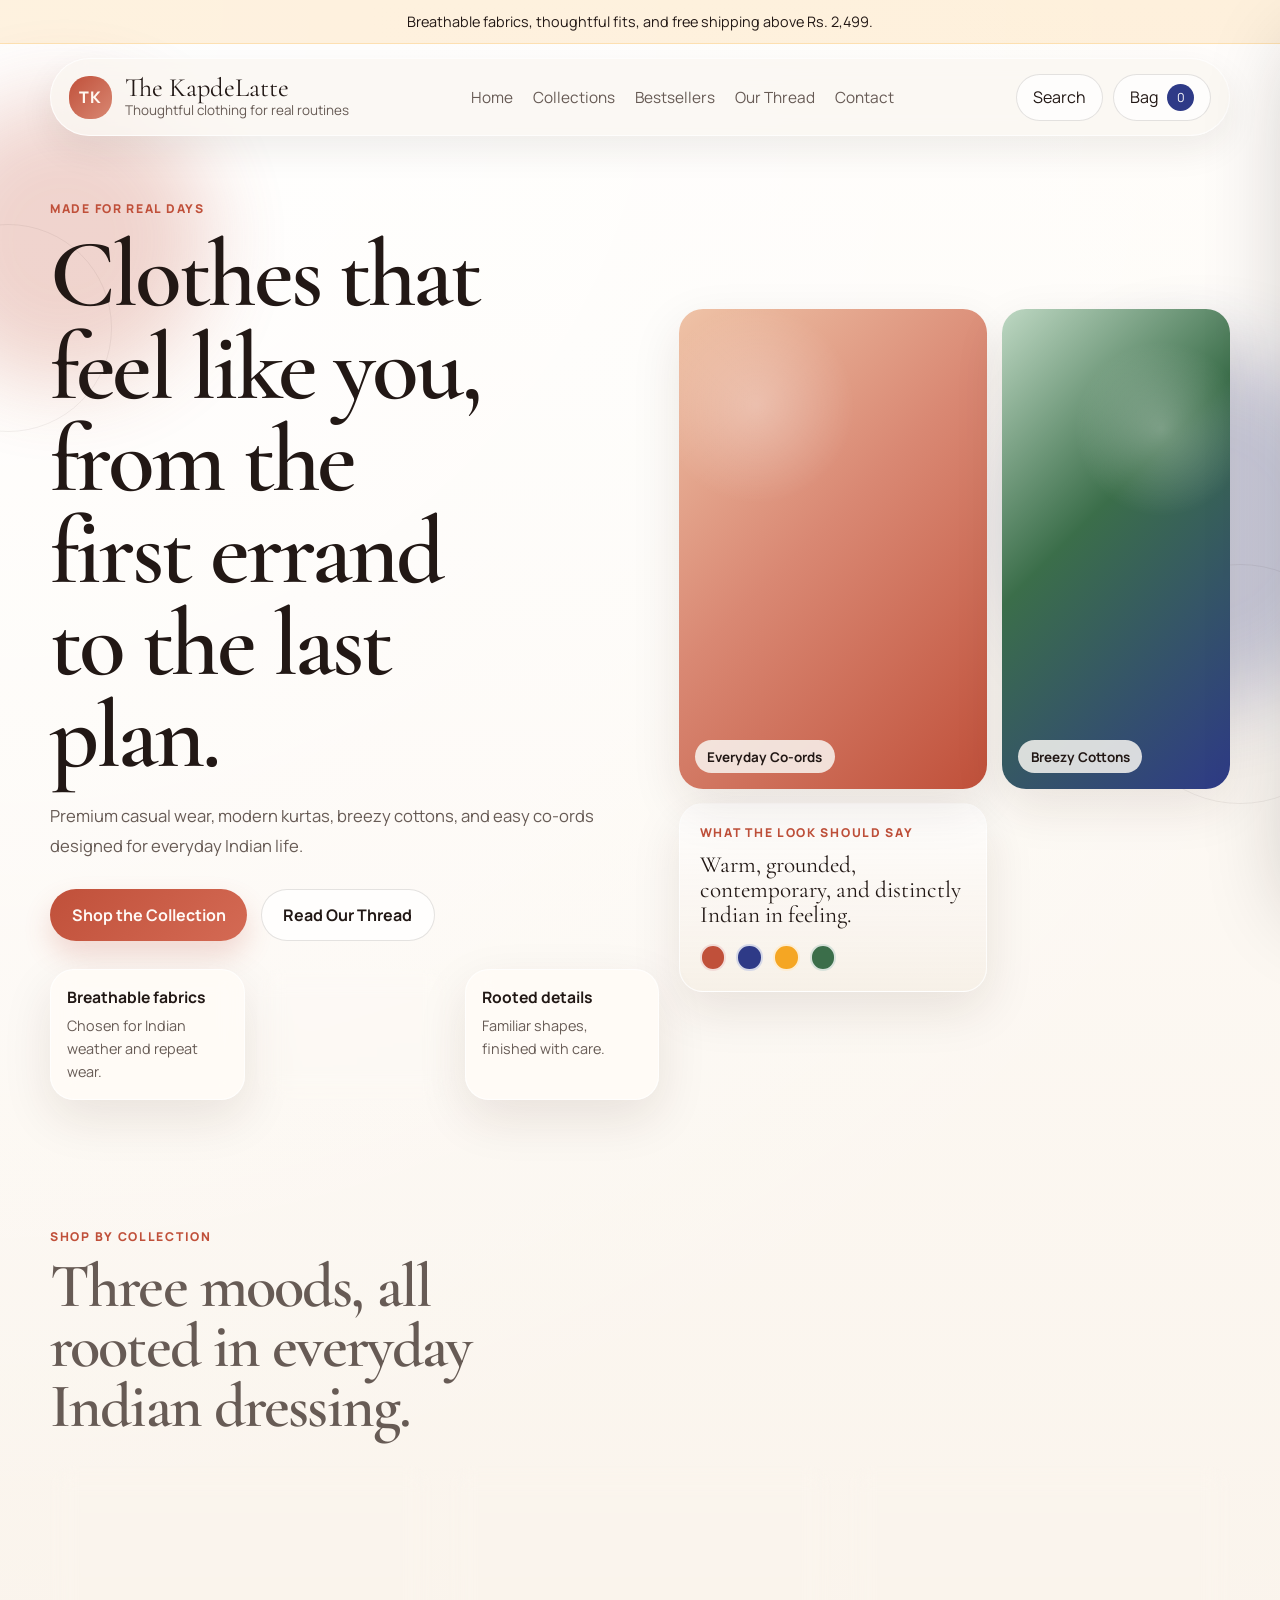
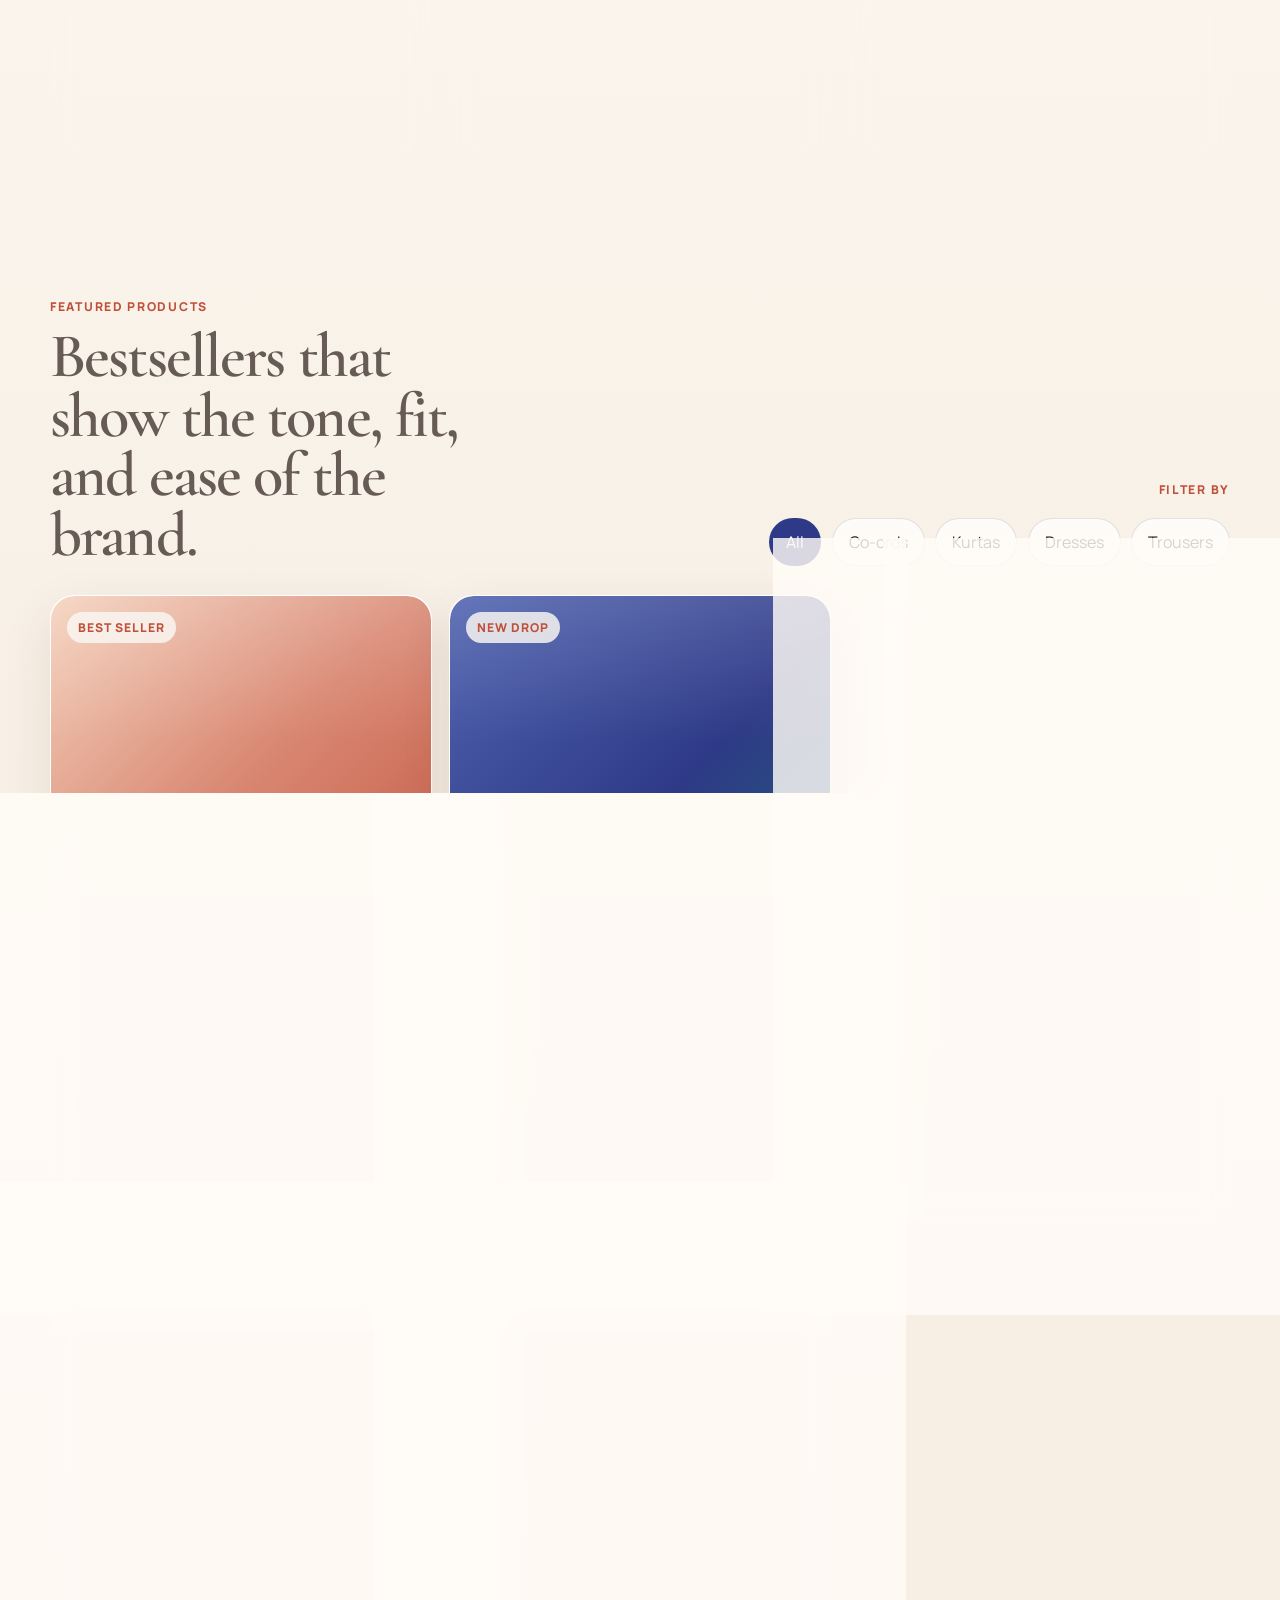
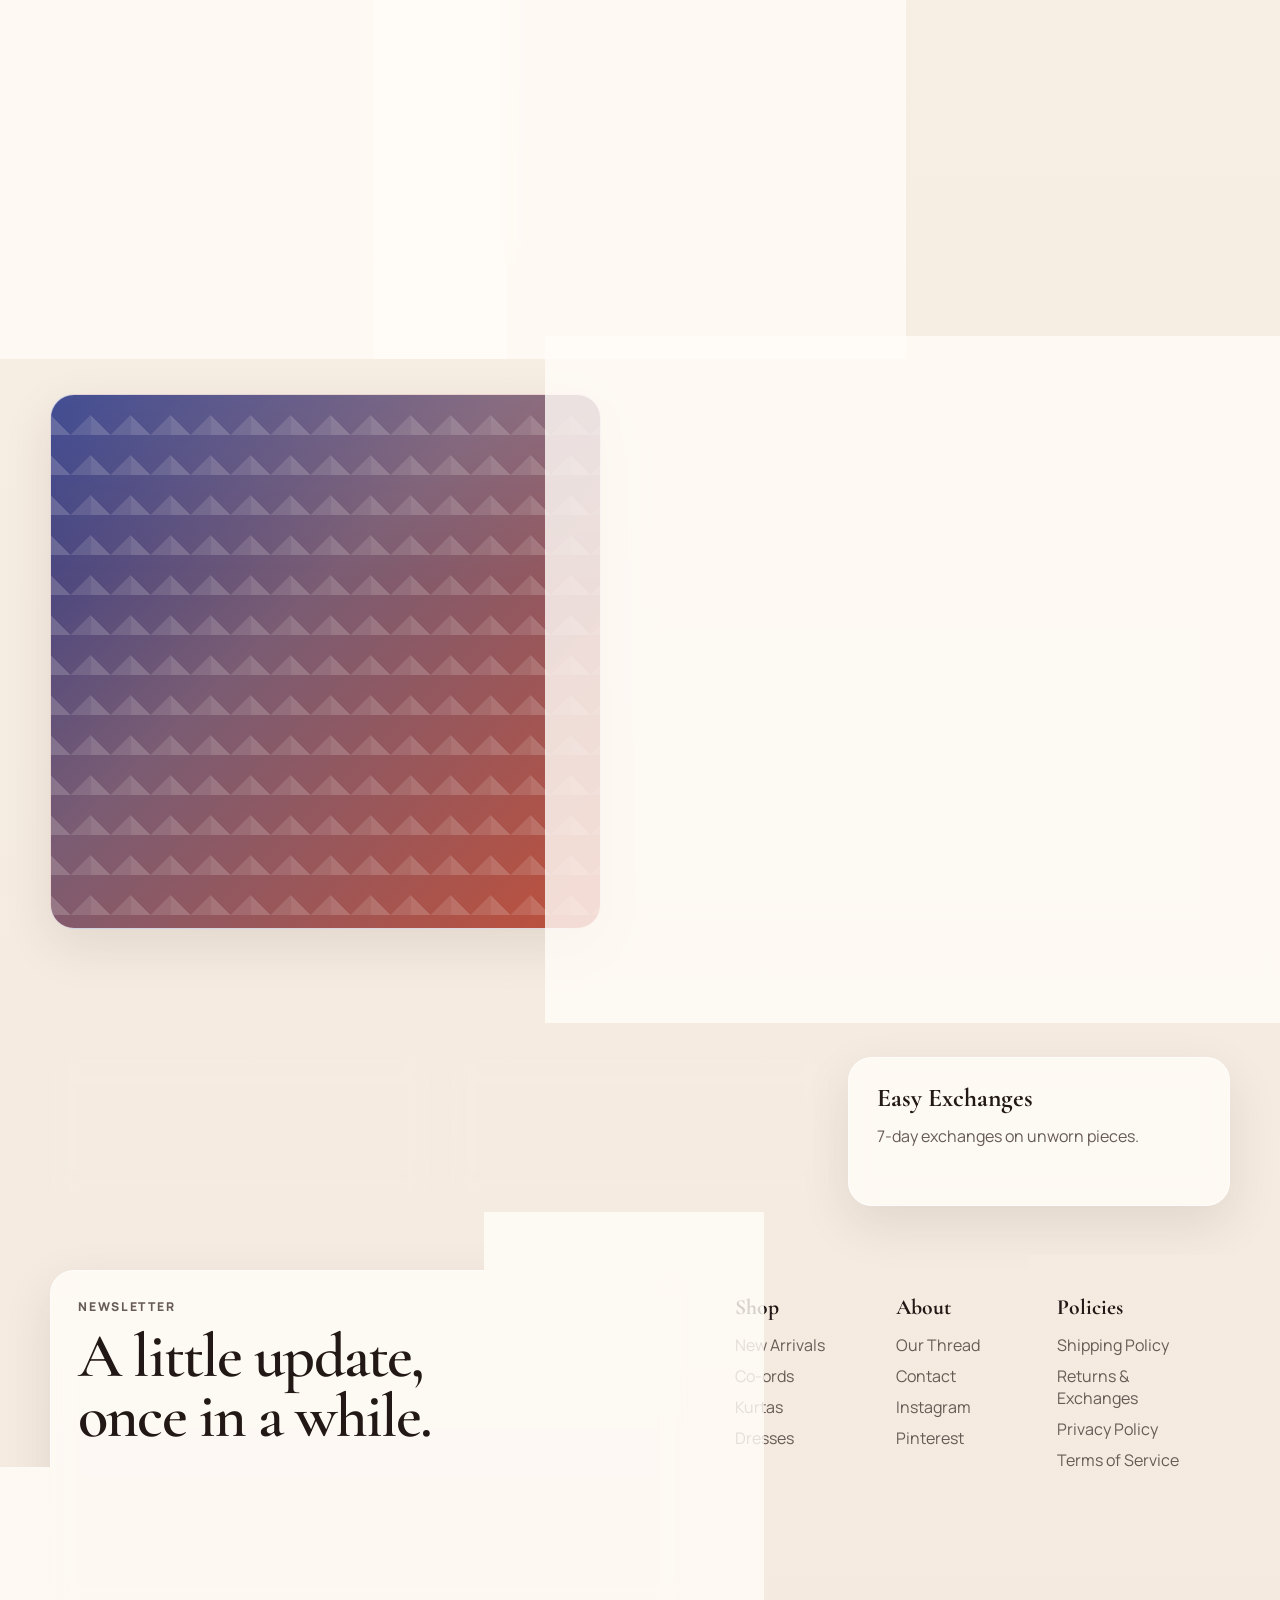
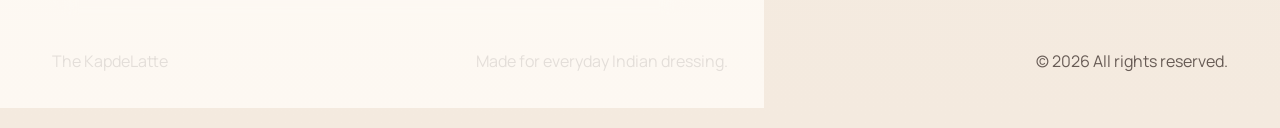
<file: index.html>
<!DOCTYPE html>
<html lang="en">
  <head>
    <meta charset="UTF-8" />
    <meta name="viewport" content="width=device-width, initial-scale=1.0" />
    <meta
      name="description"
      content="Homepage preview for The KapdeLatte, a rooted modern Indian clothing brand."
    />
    <title>The KapdeLatte | Homepage Preview</title>
    <link rel="preconnect" href="https://fonts.googleapis.com" />
    <link rel="preconnect" href="https://fonts.gstatic.com" crossorigin />
    <link
      href="https://fonts.googleapis.com/css2?family=Cormorant+Garamond:wght@500;600;700&family=Manrope:wght@400;500;600;700;800&display=swap"
      rel="stylesheet"
    />
    <link rel="stylesheet" href="styles.css" />
  </head>
  <body class="page-home">
    <div class="wash wash-terracotta"></div>
    <div class="wash wash-indigo"></div>
    <div class="texture texture-left"></div>
    <div class="texture texture-right"></div>

    <div class="announcement-bar">
      <p>Breathable fabrics, thoughtful fits, and free shipping above Rs. 2,499.</p>
    </div>

    <header class="site-header" id="top">
      <a class="brand" href="index.html" aria-label="The KapdeLatte home">
        <span class="brand-mark">TK</span>
        <span class="brand-copy">
          <span class="brand-name">The KapdeLatte</span>
          <span class="brand-tag">Thoughtful clothing for real routines</span>
        </span>
      </a>

      <button
        class="menu-toggle"
        type="button"
        aria-expanded="false"
        aria-controls="site-navigation"
      >
        Menu
      </button>

      <nav class="site-nav" id="site-navigation" aria-label="Main navigation">
        <a href="index.html">Home</a>
        <a href="#collections">Collections</a>
        <a href="#featured">Bestsellers</a>
        <a href="our-thread.html">Our Thread</a>
        <a href="#footer">Contact</a>
      </nav>

      <div class="header-actions">
        <button class="icon-button search-toggle" type="button">Search</button>
        <button
          class="cart-toggle"
          type="button"
          aria-expanded="false"
          aria-controls="cart-panel"
        >
          Bag
          <span class="cart-count" data-cart-count>0</span>
        </button>
      </div>
    </header>

    <main>
      <section class="section hero reveal">
        <div class="hero-copy">
          <p class="eyebrow">Made for real days</p>
          <h1>Clothes that feel like you, from the first errand to the last plan.</h1>
          <p class="hero-text">
            Premium casual wear, modern kurtas, breezy cottons, and easy co-ords
            designed for everyday Indian life.
          </p>

          <div class="hero-actions">
            <a class="button button-primary" href="#featured">Shop the Collection</a>
            <a class="button button-secondary" href="our-thread.html">Read Our Thread</a>
          </div>

          <div class="hero-points" aria-label="Brand points">
            <article class="mini-card">
              <strong>Breathable fabrics</strong>
              <span>Chosen for Indian weather and repeat wear.</span>
            </article>
            <article class="mini-card">
              <strong>Relaxed silhouettes</strong>
              <span>Easy fits that still feel polished.</span>
            </article>
            <article class="mini-card">
              <strong>Rooted details</strong>
              <span>Familiar shapes, finished with care.</span>
            </article>
          </div>
        </div>

        <div class="hero-visual" aria-hidden="true">
          <div class="hero-photo hero-photo-main">
            <span>Everyday Co-ords</span>
          </div>
          <div class="hero-photo hero-photo-side">
            <span>Breezy Cottons</span>
          </div>
          <div class="hero-panel">
            <p class="note-label">What the look should say</p>
            <p class="note-title">Warm, grounded, contemporary, and distinctly Indian in feeling.</p>
            <div class="swatches">
              <span style="--swatch: #c0503a"></span>
              <span style="--swatch: #2e3a87"></span>
              <span style="--swatch: #f5a623"></span>
              <span style="--swatch: #3b6e4a"></span>
            </div>
          </div>
        </div>
      </section>

      <section class="section reveal" id="collections">
        <div class="section-heading">
          <p class="eyebrow">Shop by collection</p>
          <h2>Three moods, all rooted in everyday Indian dressing.</h2>
        </div>

        <div class="collection-grid">
          <article class="collection-card collection-card-terracotta">
            <p class="collection-kicker">The Everyday Co-ords</p>
            <h3>Matching sets that take the guesswork out of getting dressed.</h3>
            <p>Relaxed fits, soft structure, and colours that work from weekday to weekend.</p>
            <a href="#featured">Shop Co-ords</a>
          </article>

          <article class="collection-card collection-card-marigold">
            <p class="collection-kicker">Festive Lights</p>
            <h3>Easy occasion pieces with a little glow and a lot of comfort.</h3>
            <p>Modern kurtas, textured layers, and polished silhouettes that never feel stiff.</p>
            <a href="#featured">Shop Occasionwear</a>
          </article>

          <article class="collection-card collection-card-indigo">
            <p class="collection-kicker">Breezy Cottons</p>
            <h3>Soft, breathable staples made for warm days and repeat wear.</h3>
            <p>Cotton dresses, airy shirts, and easy trousers that move with real life.</p>
            <a href="#featured">Shop Cottons</a>
          </article>
        </div>
      </section>

      <section class="section reveal" id="featured">
        <div class="section-heading section-heading-row">
          <div>
            <p class="eyebrow">Featured products</p>
            <h2>Bestsellers that show the tone, fit, and ease of the brand.</h2>
          </div>

          <div class="filters-wrap">
            <span class="filter-label">Filter by</span>
            <div class="filter-group" role="toolbar" aria-label="Featured product filters">
              <button class="filter-chip is-active" type="button" data-filter="all">All</button>
              <button class="filter-chip" type="button" data-filter="coords">Co-ords</button>
              <button class="filter-chip" type="button" data-filter="kurtas">Kurtas</button>
              <button class="filter-chip" type="button" data-filter="dresses">Dresses</button>
              <button class="filter-chip" type="button" data-filter="trousers">Trousers</button>
            </div>
          </div>
        </div>

        <div class="product-grid" data-product-grid>
          <article class="product-card reveal" data-category="coords">
            <div class="product-media">
              <div class="product-image product-image-front product-image-mitti-front"></div>
              <div class="product-image product-image-back product-image-mitti-back"></div>
              <span class="product-badge">Best Seller</span>
            </div>
            <div class="product-meta">
              <h3>Mitti Co-ord Set</h3>
              <p class="product-copy">A breathable cotton set with clean lines, a soft drape, and an easy weekday rhythm.</p>
              <div class="product-row">
                <span class="price">Rs. 2,890</span>
                <button class="button button-dark add-to-cart" type="button" data-product="Mitti Co-ord Set" data-price="2890">Add to Cart</button>
              </div>
            </div>
          </article>

          <article class="product-card reveal" data-category="kurtas">
            <div class="product-media">
              <div class="product-image product-image-front product-image-neel-front"></div>
              <div class="product-image product-image-back product-image-neel-back"></div>
              <span class="product-badge">New Drop</span>
            </div>
            <div class="product-meta">
              <h3>Neel Everyday Kurta</h3>
              <p class="product-copy">A modern kurta in deep indigo with a relaxed fit that still feels put together.</p>
              <div class="product-row">
                <span class="price">Rs. 2,250</span>
                <button class="button button-dark add-to-cart" type="button" data-product="Neel Everyday Kurta" data-price="2250">Add to Cart</button>
              </div>
            </div>
          </article>

          <article class="product-card reveal" data-category="trousers">
            <div class="product-media">
              <div class="product-image product-image-front product-image-aangan-front"></div>
              <div class="product-image product-image-back product-image-aangan-back"></div>
              <span class="product-badge">Easy Pairing</span>
            </div>
            <div class="product-meta">
              <h3>Aangan Relaxed Trousers</h3>
              <p class="product-copy">Softly tailored trousers that sit easy at the waist and work with shirts, kurtas, or knits.</p>
              <div class="product-row">
                <span class="price">Rs. 1,890</span>
                <button class="button button-dark add-to-cart" type="button" data-product="Aangan Relaxed Trousers" data-price="1890">Add to Cart</button>
              </div>
            </div>
          </article>

          <article class="product-card reveal" data-category="dresses">
            <div class="product-media">
              <div class="product-image product-image-front product-image-gulmohar-front"></div>
              <div class="product-image product-image-back product-image-gulmohar-back"></div>
              <span class="product-badge">Light Occasion</span>
            </div>
            <div class="product-meta">
              <h3>Gulmohar Tiered Dress</h3>
              <p class="product-copy">Flowing cotton volume, a flattering neckline, and movement that feels effortless in daylight.</p>
              <div class="product-row">
                <span class="price">Rs. 3,290</span>
                <button class="button button-dark add-to-cart" type="button" data-product="Gulmohar Tiered Dress" data-price="3290">Add to Cart</button>
              </div>
            </div>
          </article>

          <article class="product-card reveal" data-category="kurtas">
            <div class="product-media">
              <div class="product-image product-image-front product-image-saanjh-front"></div>
              <div class="product-image product-image-back product-image-saanjh-back"></div>
              <span class="product-badge">Layering Pick</span>
            </div>
            <div class="product-meta">
              <h3>Saanjh Overlay Jacket</h3>
              <p class="product-copy">A versatile outer layer for festive dinners, work events, and in-between weather.</p>
              <div class="product-row">
                <span class="price">Rs. 2,990</span>
                <button class="button button-dark add-to-cart" type="button" data-product="Saanjh Overlay Jacket" data-price="2990">Add to Cart</button>
              </div>
            </div>
          </article>
        </div>
      </section>

      <section class="section brand-story-banner reveal">
        <div class="story-visual">
          <div class="story-pattern"></div>
        </div>
        <div class="story-copy">
          <p class="eyebrow">What The KapdeLatte stands for</p>
          <h2>Everyday clothes deserve the same love as occasionwear.</h2>
          <p>
            The pieces you wear most should feel the most considered. Easy silhouettes,
            breathable fabrics, and details that feel familiar without feeling ordinary.
          </p>
          <a class="button button-primary" href="our-thread.html">Know Our Story</a>
        </div>
      </section>

      <section class="section trust-section reveal">
        <div class="trust-grid">
          <article class="trust-card">
            <h3>Breathable Fabrics</h3>
            <p>Cotton-rich, easy textures chosen for Indian weather.</p>
          </article>
          <article class="trust-card">
            <h3>Free Shipping</h3>
            <p>Free shipping on orders above Rs. 2,499.</p>
          </article>
          <article class="trust-card">
            <h3>Easy Exchanges</h3>
            <p>7-day exchanges on unworn pieces.</p>
          </article>
        </div>
      </section>
    </main>

    <aside class="cart-panel" id="cart-panel" aria-hidden="true">
      <div class="cart-panel-header">
        <div>
          <p class="eyebrow">Your bag</p>
          <h2>Saved pieces</h2>
        </div>
        <button class="cart-close" type="button" aria-label="Close bag">Close</button>
      </div>

      <div class="cart-items" data-cart-items>
        <p class="cart-empty">Your bag is empty. Add a few favorites to see them here.</p>
      </div>

      <div class="cart-footer">
        <div class="cart-total-row">
          <span>Estimated total</span>
          <strong data-cart-total>Rs. 0</strong>
        </div>
        <button class="button button-primary button-block" type="button">Proceed to checkout</button>
      </div>
    </aside>

    <div class="page-overlay" data-overlay hidden></div>

    <footer class="site-footer" id="footer">
      <div class="footer-newsletter">
        <p class="eyebrow">Newsletter</p>
        <h2>A little update, once in a while.</h2>
        <p>New drops, restocks, and styling notes. Nothing noisy.</p>
        <form class="subscribe-form">
          <div class="subscribe-row">
            <input
              id="email"
              name="email"
              type="email"
              placeholder="Enter your email"
              autocomplete="email"
            />
            <button class="button button-primary" type="submit">Join Us</button>
          </div>
          <p class="form-note" data-form-message>We write the way we dress: thoughtfully.</p>
        </form>
      </div>

      <div class="footer-links">
        <div>
          <h3>Shop</h3>
          <a href="#featured">New Arrivals</a>
          <a href="#collections">Co-ords</a>
          <a href="#featured">Kurtas</a>
          <a href="#featured">Dresses</a>
        </div>
        <div>
          <h3>About</h3>
          <a href="our-thread.html">Our Thread</a>
          <a href="#footer">Contact</a>
          <a href="#footer">Instagram</a>
          <a href="#footer">Pinterest</a>
        </div>
        <div>
          <h3>Policies</h3>
          <a href="#footer">Shipping Policy</a>
          <a href="#footer">Returns & Exchanges</a>
          <a href="#footer">Privacy Policy</a>
          <a href="#footer">Terms of Service</a>
        </div>
      </div>

      <div class="footer-bottom">
        <p>The KapdeLatte</p>
        <p>Made for everyday Indian dressing.</p>
        <p>&copy; <span data-year></span> All rights reserved.</p>
      </div>
    </footer>

    <script src="script.js"></script>
  </body>
</html>
</file>
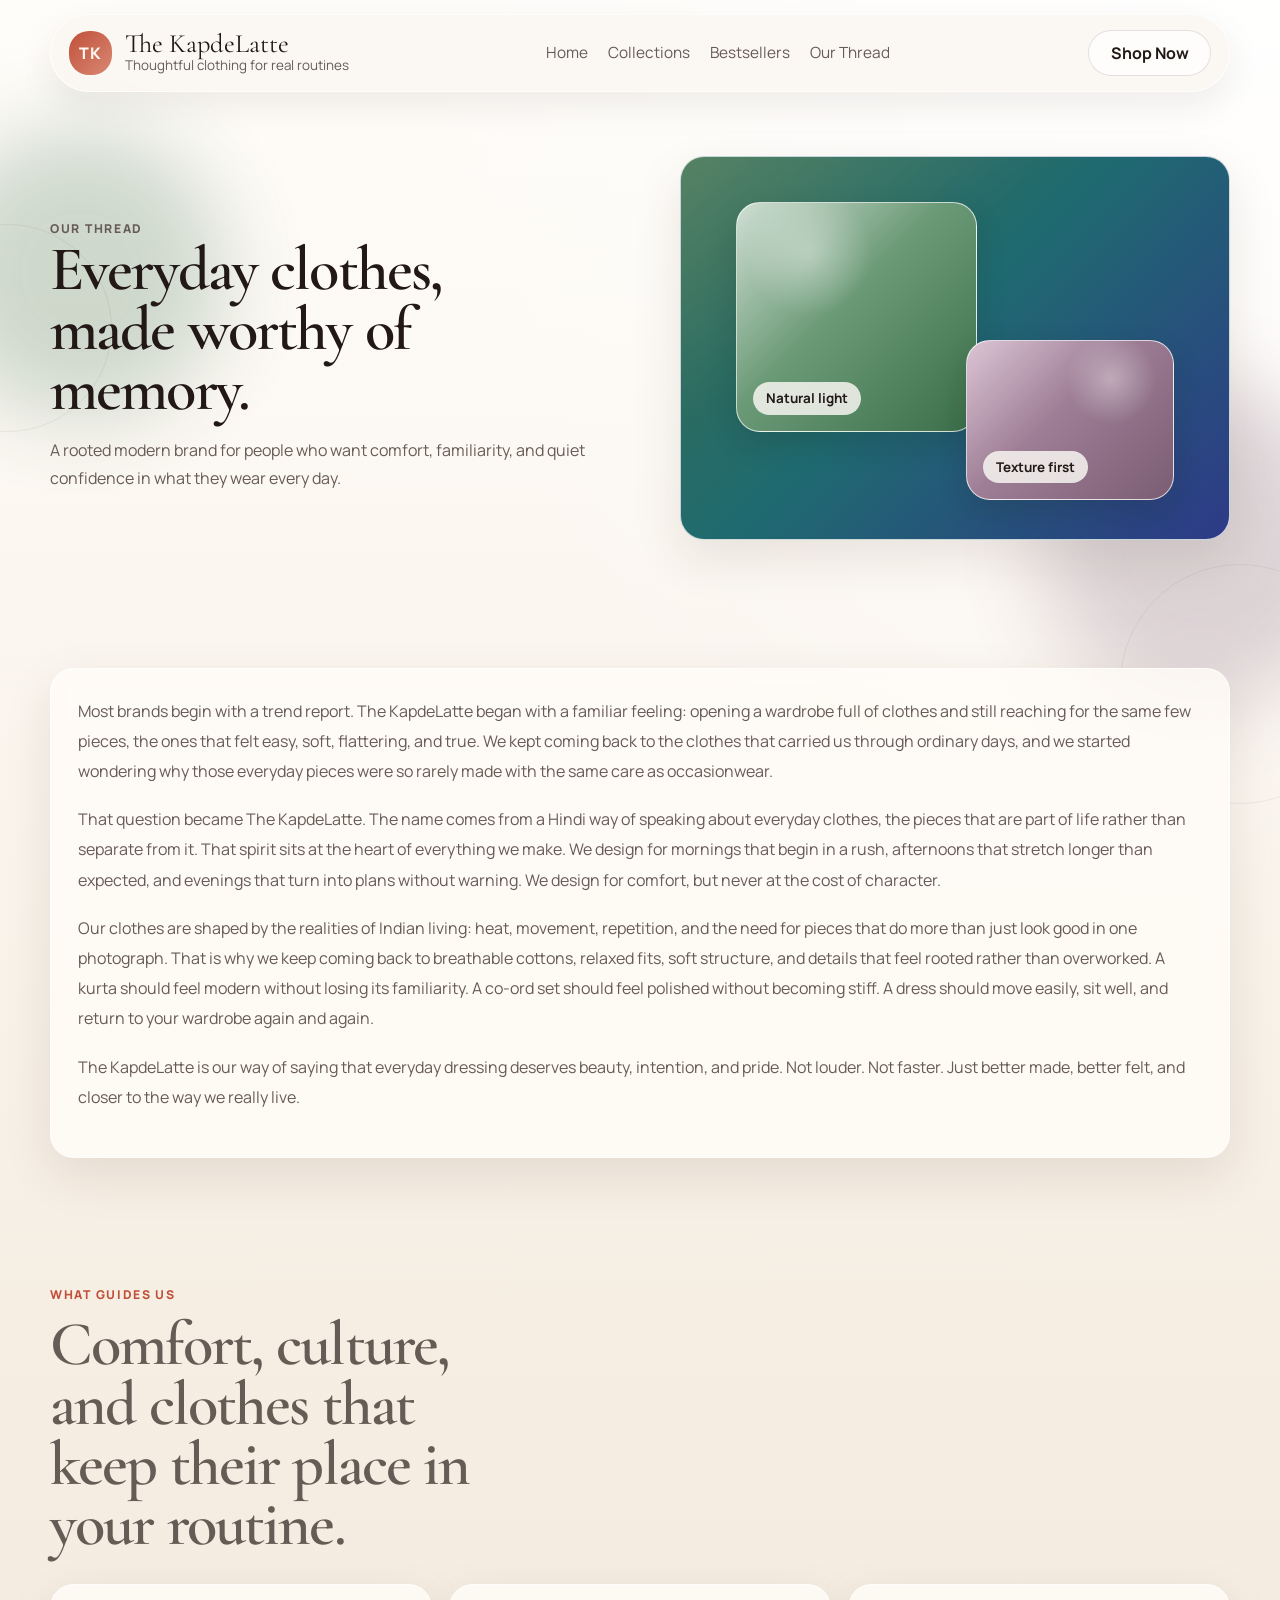
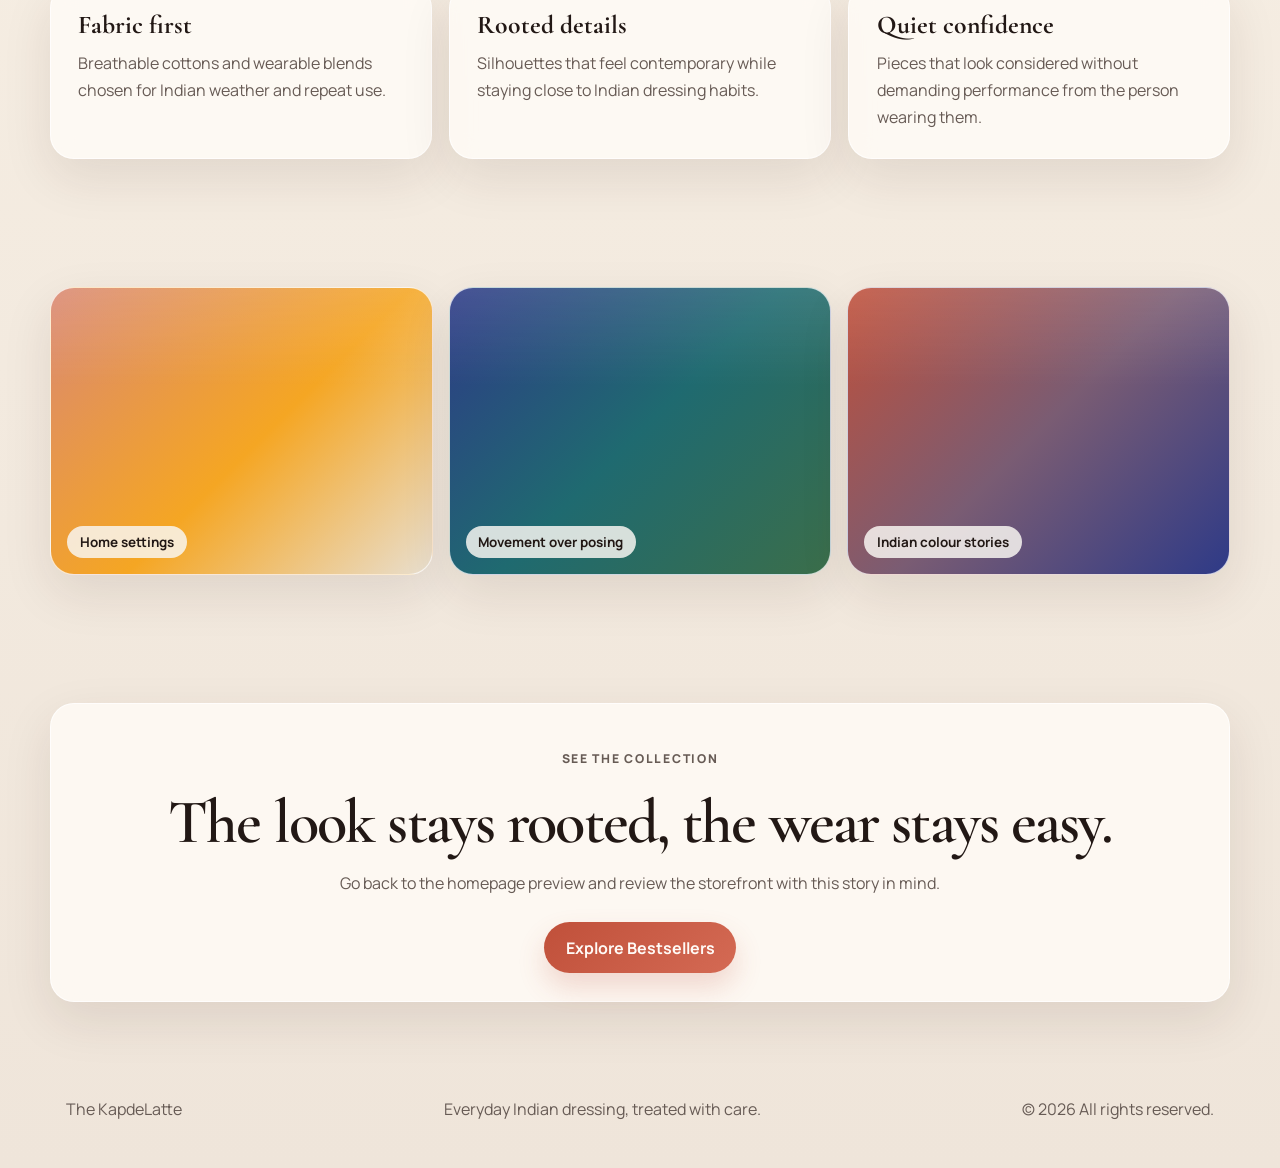
<file: our-thread.html>
<!DOCTYPE html>
<html lang="en">
  <head>
    <meta charset="UTF-8" />
    <meta name="viewport" content="width=device-width, initial-scale=1.0" />
    <meta
      name="description"
      content="About page preview for The KapdeLatte and the story behind the brand."
    />
    <title>The KapdeLatte | Our Thread</title>
    <link rel="preconnect" href="https://fonts.googleapis.com" />
    <link rel="preconnect" href="https://fonts.gstatic.com" crossorigin />
    <link
      href="https://fonts.googleapis.com/css2?family=Cormorant+Garamond:wght@500;600;700&family=Manrope:wght@400;500;600;700;800&display=swap"
      rel="stylesheet"
    />
    <link rel="stylesheet" href="styles.css" />
  </head>
  <body class="page-about">
    <div class="wash wash-forest"></div>
    <div class="wash wash-plum"></div>
    <div class="texture texture-left"></div>
    <div class="texture texture-right"></div>

    <header class="site-header site-header-inner">
      <a class="brand" href="index.html" aria-label="The KapdeLatte home">
        <span class="brand-mark">TK</span>
        <span class="brand-copy">
          <span class="brand-name">The KapdeLatte</span>
          <span class="brand-tag">Thoughtful clothing for real routines</span>
        </span>
      </a>

      <button
        class="menu-toggle"
        type="button"
        aria-expanded="false"
        aria-controls="site-navigation"
      >
        Menu
      </button>

      <nav class="site-nav" id="site-navigation" aria-label="Main navigation">
        <a href="index.html">Home</a>
        <a href="index.html#collections">Collections</a>
        <a href="index.html#featured">Bestsellers</a>
        <a href="our-thread.html">Our Thread</a>
      </nav>

      <div class="header-actions">
        <a class="button button-secondary button-compact" href="index.html#featured">Shop Now</a>
      </div>
    </header>

    <main>
      <section class="section page-hero reveal">
        <div class="page-hero-copy">
          <p class="eyebrow">Our Thread</p>
          <h1>Everyday clothes, made worthy of memory.</h1>
          <p>
            A rooted modern brand for people who want comfort, familiarity, and
            quiet confidence in what they wear every day.
          </p>
        </div>
        <div class="page-hero-visual">
          <div class="thread-frame">
            <span>Natural light</span>
          </div>
          <div class="thread-frame thread-frame-alt">
            <span>Texture first</span>
          </div>
        </div>
      </section>

      <section class="section story-page reveal">
        <article class="story-page-card">
          <p>
            Most brands begin with a trend report. The KapdeLatte began with a
            familiar feeling: opening a wardrobe full of clothes and still
            reaching for the same few pieces, the ones that felt easy, soft,
            flattering, and true. We kept coming back to the clothes that
            carried us through ordinary days, and we started wondering why those
            everyday pieces were so rarely made with the same care as
            occasionwear.
          </p>
          <p>
            That question became The KapdeLatte. The name comes from a Hindi way
            of speaking about everyday clothes, the pieces that are part of life
            rather than separate from it. That spirit sits at the heart of
            everything we make. We design for mornings that begin in a rush,
            afternoons that stretch longer than expected, and evenings that turn
            into plans without warning. We design for comfort, but never at the
            cost of character.
          </p>
          <p>
            Our clothes are shaped by the realities of Indian living: heat,
            movement, repetition, and the need for pieces that do more than just
            look good in one photograph. That is why we keep coming back to
            breathable cottons, relaxed fits, soft structure, and details that
            feel rooted rather than overworked. A kurta should feel modern
            without losing its familiarity. A co-ord set should feel polished
            without becoming stiff. A dress should move easily, sit well, and
            return to your wardrobe again and again.
          </p>
          <p>
            The KapdeLatte is our way of saying that everyday dressing deserves
            beauty, intention, and pride. Not louder. Not faster. Just better
            made, better felt, and closer to the way we really live.
          </p>
        </article>
      </section>

      <section class="section values-section reveal">
        <div class="section-heading">
          <p class="eyebrow">What guides us</p>
          <h2>Comfort, culture, and clothes that keep their place in your routine.</h2>
        </div>

        <div class="values-grid">
          <article class="value-card">
            <h3>Fabric first</h3>
            <p>Breathable cottons and wearable blends chosen for Indian weather and repeat use.</p>
          </article>
          <article class="value-card">
            <h3>Rooted details</h3>
            <p>Silhouettes that feel contemporary while staying close to Indian dressing habits.</p>
          </article>
          <article class="value-card">
            <h3>Quiet confidence</h3>
            <p>Pieces that look considered without demanding performance from the person wearing them.</p>
          </article>
        </div>
      </section>

      <section class="section image-band reveal">
        <div class="image-band-grid">
          <div class="image-band-card image-band-card-one"><span>Home settings</span></div>
          <div class="image-band-card image-band-card-two"><span>Movement over posing</span></div>
          <div class="image-band-card image-band-card-three"><span>Indian colour stories</span></div>
        </div>
      </section>

      <section class="section cta-banner reveal">
        <div class="cta-banner-card">
          <p class="eyebrow">See the collection</p>
          <h2>The look stays rooted, the wear stays easy.</h2>
          <p>Go back to the homepage preview and review the storefront with this story in mind.</p>
          <a class="button button-primary" href="index.html#featured">Explore Bestsellers</a>
        </div>
      </section>
    </main>

    <footer class="site-footer site-footer-inner">
      <div class="footer-bottom footer-bottom-single">
        <p>The KapdeLatte</p>
        <p>Everyday Indian dressing, treated with care.</p>
        <p>&copy; <span data-year></span> All rights reserved.</p>
      </div>
    </footer>

    <script src="script.js"></script>
  </body>
</html>
</file>
<file: styles.css>
:root {
  --terracotta: #c0503a;
  --indigo: #2e3a87;
  --marigold: #f5a623;
  --forest: #3b6e4a;
  --offwhite: #faf7f2;
  --sand: #e8dfd0;
  --teal: #1f6a70;
  --clay: #d98873;
  --plum: #7a5c73;
  --text: #221815;
  --muted: #675b55;
  --line: rgba(34, 24, 21, 0.12);
  --panel: rgba(255, 252, 247, 0.82);
  --panel-strong: #fffaf4;
  --shadow: 0 18px 50px rgba(56, 32, 20, 0.1);
  --radius-xl: 34px;
  --radius-lg: 24px;
  --radius-md: 18px;
  --radius-pill: 999px;
  --transition: 220ms ease;
  --max-width: 1180px;
  --font-display: "Cormorant Garamond", Georgia, serif;
  --font-body: "Manrope", "Segoe UI", sans-serif;
}

*,
*::before,
*::after {
  box-sizing: border-box;
}

html {
  scroll-behavior: smooth;
}

body {
  margin: 0;
  min-height: 100vh;
  font-family: var(--font-body);
  color: var(--text);
  background:
    radial-gradient(circle at top left, rgba(255, 255, 255, 0.88), transparent 30%),
    linear-gradient(180deg, #fffdfa 0%, #f8f0e6 48%, #f4eadf 100%);
  overflow-x: hidden;
}

body.page-about {
  background:
    radial-gradient(circle at top right, rgba(255, 255, 255, 0.88), transparent 30%),
    linear-gradient(180deg, #fffdfa 0%, #f6eee3 48%, #efe5da 100%);
}

a {
  color: inherit;
  text-decoration: none;
}

img {
  display: block;
  max-width: 100%;
}

button,
input {
  font: inherit;
}

button {
  cursor: pointer;
}

.wash,
.texture {
  position: fixed;
  pointer-events: none;
  z-index: -1;
}

.wash {
  border-radius: 50%;
  filter: blur(42px);
  opacity: 0.24;
}

.wash-terracotta {
  top: 6rem;
  left: -5rem;
  width: 18rem;
  height: 18rem;
  background: var(--terracotta);
}

.wash-indigo {
  top: 22rem;
  right: -6rem;
  width: 22rem;
  height: 22rem;
  background: var(--indigo);
}

.wash-forest {
  top: 8rem;
  left: -4rem;
  width: 18rem;
  height: 18rem;
  background: var(--forest);
}

.wash-plum {
  right: -5rem;
  top: 24rem;
  width: 20rem;
  height: 20rem;
  background: var(--plum);
}

.texture {
  border-radius: 50%;
  border: 1px solid rgba(34, 24, 21, 0.06);
}

.texture-left {
  top: 14rem;
  left: -6rem;
  width: 13rem;
  height: 13rem;
}

.texture-right {
  right: -5rem;
  bottom: 6rem;
  width: 15rem;
  height: 15rem;
}

.announcement-bar {
  padding: 0.75rem 1rem;
  background: rgba(245, 166, 35, 0.14);
  border-bottom: 1px solid rgba(245, 166, 35, 0.24);
  text-align: center;
}

.announcement-bar p {
  margin: 0;
  font-size: 0.9rem;
  color: var(--text);
}

.site-header,
.section,
.site-footer {
  width: min(calc(100% - 2rem), var(--max-width));
  margin: 0 auto;
}

.site-header {
  position: sticky;
  top: 0.75rem;
  z-index: 40;
  display: flex;
  align-items: center;
  gap: 1rem;
  margin-top: 0.9rem;
  padding: 0.9rem 1.1rem;
  background: rgba(250, 247, 242, 0.8);
  border: 1px solid rgba(255, 255, 255, 0.74);
  border-radius: var(--radius-pill);
  backdrop-filter: blur(16px);
  box-shadow: 0 14px 34px rgba(52, 33, 23, 0.08);
}

.brand {
  display: inline-flex;
  align-items: center;
  gap: 0.8rem;
  min-width: 0;
}

.brand-mark {
  display: grid;
  place-items: center;
  width: 2.7rem;
  height: 2.7rem;
  border-radius: 20px;
  background: linear-gradient(135deg, var(--terracotta) 0%, var(--clay) 100%);
  color: #fff7f0;
  font-weight: 800;
  letter-spacing: 0.05em;
}

.brand-copy {
  display: flex;
  flex-direction: column;
  min-width: 0;
}

.brand-name {
  font-family: var(--font-display);
  font-size: 1.65rem;
  line-height: 0.92;
}

.brand-tag {
  color: var(--muted);
  font-size: 0.84rem;
  white-space: nowrap;
  overflow: hidden;
  text-overflow: ellipsis;
}

.site-nav {
  display: flex;
  align-items: center;
  justify-content: center;
  gap: 1.25rem;
  flex: 1 1 auto;
  color: var(--muted);
}

.site-nav a {
  font-size: 0.96rem;
}

.site-nav a:hover,
.site-nav a:focus-visible {
  color: var(--text);
}

.header-actions {
  display: flex;
  align-items: center;
  gap: 0.65rem;
  margin-left: auto;
}

.icon-button,
.cart-toggle,
.menu-toggle,
.cart-close,
.filter-chip {
  border: 1px solid var(--line);
  border-radius: var(--radius-pill);
  background: rgba(255, 255, 255, 0.72);
  color: var(--text);
  transition:
    transform var(--transition),
    background var(--transition),
    border-color var(--transition),
    color var(--transition);
}

.icon-button,
.cart-toggle,
.menu-toggle,
.cart-close {
  min-height: 2.95rem;
  padding: 0 1rem;
}

.menu-toggle {
  display: none;
}

.cart-toggle {
  display: inline-flex;
  align-items: center;
  gap: 0.55rem;
}

.cart-count {
  display: inline-grid;
  place-items: center;
  min-width: 1.7rem;
  height: 1.7rem;
  padding: 0 0.35rem;
  border-radius: 50%;
  background: var(--indigo);
  color: white;
  font-size: 0.78rem;
}

.section {
  padding: 4rem 0;
}

.hero,
.brand-story-banner,
.site-footer,
.page-hero {
  display: grid;
  gap: 1.2rem;
}

.hero {
  grid-template-columns: minmax(0, 1.05fr) minmax(0, 0.95fr);
  align-items: center;
  min-height: calc(100vh - 9rem);
}

.eyebrow,
.collection-kicker,
.product-badge,
.note-label,
.filter-label {
  margin: 0 0 0.75rem;
  color: var(--terracotta);
  text-transform: uppercase;
  letter-spacing: 0.14em;
  font-size: 0.76rem;
  font-weight: 800;
}

.hero h1,
.section-heading h2,
.story-copy h2,
.footer-newsletter h2,
.page-hero h1,
.cta-banner-card h2,
.cart-panel h2 {
  margin: 0;
  font-family: var(--font-display);
  font-weight: 600;
  line-height: 0.96;
  letter-spacing: -0.03em;
}

.hero h1 {
  max-width: 10ch;
  font-size: clamp(3.2rem, 8vw, 6rem);
}

.hero-text,
.section-heading,
.collection-card p,
.product-copy,
.story-copy p,
.trust-card p,
.footer-newsletter p,
.footer-links a,
.page-hero p,
.story-page-card p,
.value-card p,
.cta-banner-card p,
.form-note {
  color: var(--muted);
}

.hero-text {
  max-width: 34rem;
  margin: 1.15rem 0 0;
  font-size: 1.04rem;
  line-height: 1.8;
}

.hero-actions {
  display: flex;
  flex-wrap: wrap;
  gap: 0.85rem;
  margin-top: 1.8rem;
}

.button {
  display: inline-flex;
  align-items: center;
  justify-content: center;
  min-height: 3.2rem;
  padding: 0 1.35rem;
  border: 0;
  border-radius: var(--radius-pill);
  font-weight: 700;
  text-align: center;
  transition:
    transform var(--transition),
    box-shadow var(--transition),
    background var(--transition),
    color var(--transition);
}

.button:hover,
.button:focus-visible,
.icon-button:hover,
.icon-button:focus-visible,
.cart-toggle:hover,
.cart-toggle:focus-visible,
.menu-toggle:hover,
.menu-toggle:focus-visible,
.cart-close:hover,
.cart-close:focus-visible,
.filter-chip:hover,
.filter-chip:focus-visible {
  transform: translateY(-2px);
}

.button-primary {
  background: linear-gradient(135deg, var(--terracotta) 0%, #d46a54 100%);
  color: #fffaf6;
  box-shadow: 0 14px 28px rgba(192, 80, 58, 0.2);
}

.button-secondary {
  border: 1px solid var(--line);
  background: rgba(255, 255, 255, 0.74);
  color: var(--text);
}

.button-dark {
  background: var(--indigo);
  color: #fffdf9;
}

.button-block {
  width: 100%;
}

.button-compact {
  min-height: 2.9rem;
}

.hero-points {
  display: grid;
  grid-template-columns: repeat(3, minmax(0, 1fr));
  gap: 0.8rem;
  margin-top: 1.8rem;
}

.mini-card,
.collection-card,
.product-card,
.story-copy,
.footer-newsletter,
.story-page-card,
.value-card,
.trust-card,
.cta-banner-card {
  border: 1px solid rgba(255, 255, 255, 0.74);
  border-radius: var(--radius-lg);
  background: var(--panel);
  box-shadow: var(--shadow);
  backdrop-filter: blur(12px);
}

.mini-card {
  padding: 1rem;
}

.mini-card strong {
  display: block;
  margin-bottom: 0.35rem;
  font-size: 0.98rem;
}

.mini-card span {
  color: var(--muted);
  font-size: 0.9rem;
  line-height: 1.6;
}

.hero-visual {
  display: grid;
  grid-template-columns: 1.15fr 0.85fr;
  gap: 0.9rem;
  align-items: stretch;
}

.hero-photo,
.hero-panel,
.story-visual,
.page-hero-visual,
.thread-frame,
.image-band-card,
.product-image {
  border-radius: var(--radius-lg);
}

.hero-photo {
  position: relative;
  min-height: 19rem;
  overflow: hidden;
  box-shadow: var(--shadow);
}

.hero-photo span,
.thread-frame span,
.image-band-card span {
  position: absolute;
  left: 1rem;
  bottom: 1rem;
  padding: 0.45rem 0.8rem;
  border-radius: var(--radius-pill);
  background: rgba(250, 247, 242, 0.84);
  font-size: 0.84rem;
  font-weight: 700;
}

.hero-photo-main {
  min-height: 30rem;
  background:
    radial-gradient(circle at 25% 20%, rgba(255, 255, 255, 0.28), transparent 22%),
    linear-gradient(135deg, #efc3a7 0%, #d98873 46%, #c0503a 100%);
}

.hero-photo-side {
  min-height: 14rem;
  background:
    radial-gradient(circle at 70% 25%, rgba(255, 255, 255, 0.3), transparent 22%),
    linear-gradient(135deg, #bed8c3 0%, #3b6e4a 42%, #2e3a87 100%);
}

.hero-panel {
  padding: 1.25rem;
  background: linear-gradient(180deg, rgba(255, 255, 255, 0.76), rgba(246, 239, 230, 0.9));
  border: 1px solid rgba(255, 255, 255, 0.76);
  box-shadow: var(--shadow);
}

.note-title {
  margin: 0;
  font-family: var(--font-display);
  font-size: 1.45rem;
  line-height: 1.08;
}

.swatches {
  display: flex;
  gap: 0.65rem;
  margin-top: 1rem;
}

.swatches span {
  width: 1.65rem;
  height: 1.65rem;
  border-radius: 50%;
  background: var(--swatch);
  border: 2px solid rgba(255, 255, 255, 0.8);
}

.section-heading {
  margin-bottom: 1.8rem;
}

.section-heading h2,
.story-copy h2,
.footer-newsletter h2,
.page-hero h1,
.cta-banner-card h2,
.cart-panel h2 {
  font-size: clamp(2.2rem, 5vw, 3.9rem);
  max-width: 15ch;
}

.section-heading-row {
  display: flex;
  align-items: end;
  justify-content: space-between;
  gap: 1rem;
}

.filters-wrap {
  display: flex;
  flex-direction: column;
  align-items: flex-end;
  gap: 0.5rem;
}

.filter-group {
  display: flex;
  flex-wrap: wrap;
  gap: 0.65rem;
}

.filter-chip {
  padding: 0.75rem 1rem;
}

.filter-chip.is-active {
  border-color: transparent;
  background: var(--indigo);
  color: white;
}

.collection-grid,
.product-grid,
.trust-grid,
.values-grid {
  display: grid;
  gap: 1.1rem;
}

.collection-grid {
  grid-template-columns: repeat(3, minmax(0, 1fr));
}

.collection-card {
  position: relative;
  min-height: 19rem;
  overflow: hidden;
  padding: 1.6rem;
  display: flex;
  flex-direction: column;
  justify-content: end;
  color: white;
}

.collection-card::before {
  content: "";
  position: absolute;
  inset: 0;
  z-index: -1;
  background:
    linear-gradient(180deg, transparent 0%, rgba(22, 18, 16, 0.58) 100%),
    var(--card-fill);
}

.collection-card h3 {
  margin: 0 0 0.75rem;
  font-family: var(--font-display);
  font-size: 1.95rem;
  line-height: 1;
}

.collection-card p,
.collection-card a {
  color: rgba(255, 252, 248, 0.94);
}

.collection-card a {
  margin-top: auto;
  font-weight: 700;
}

.collection-card-terracotta {
  --card-fill:
    radial-gradient(circle at 20% 20%, rgba(255, 255, 255, 0.18), transparent 24%),
    linear-gradient(135deg, #df907b 0%, #c0503a 44%, #7a5c73 100%);
}

.collection-card-marigold {
  --card-fill:
    radial-gradient(circle at 72% 22%, rgba(255, 255, 255, 0.18), transparent 24%),
    linear-gradient(135deg, #f7cb73 0%, #f5a623 46%, #c0503a 100%);
}

.collection-card-indigo {
  --card-fill:
    radial-gradient(circle at 24% 20%, rgba(255, 255, 255, 0.14), transparent 24%),
    linear-gradient(135deg, #2e3a87 0%, #1f6a70 46%, #3b6e4a 100%);
}

.product-grid {
  grid-template-columns: repeat(3, minmax(0, 1fr));
}

.product-card[hidden] {
  display: none;
}

.product-card {
  overflow: hidden;
}

.product-media {
  position: relative;
  aspect-ratio: 4 / 4.5;
  overflow: hidden;
}

.product-image {
  position: absolute;
  inset: 0;
}

.product-badge {
  position: absolute;
  left: 1rem;
  top: 1rem;
  margin: 0;
  padding: 0.45rem 0.7rem;
  border-radius: var(--radius-pill);
  background: rgba(250, 247, 242, 0.84);
  letter-spacing: 0.08em;
}

.product-image-mitti-front {
  background:
    linear-gradient(180deg, rgba(255, 255, 255, 0.14), transparent 34%),
    linear-gradient(135deg, #f4d2bd 0%, #d98873 46%, #c0503a 100%);
}

.product-image-mitti-back {
  background:
    radial-gradient(circle at 70% 28%, rgba(255, 255, 255, 0.34), transparent 24%),
    linear-gradient(135deg, #f6e1d1 0%, #efe6dc 42%, #d3aa8e 100%);
}

.product-image-neel-front {
  background:
    linear-gradient(180deg, rgba(255, 255, 255, 0.12), transparent 34%),
    linear-gradient(135deg, #5063b0 0%, #2e3a87 52%, #1f6a70 100%);
}

.product-image-neel-back {
  background:
    radial-gradient(circle at 28% 24%, rgba(255, 255, 255, 0.32), transparent 24%),
    linear-gradient(135deg, #aab8f0 0%, #dce2ff 42%, #7a8dd0 100%);
}

.product-image-aangan-front {
  background:
    linear-gradient(180deg, rgba(255, 255, 255, 0.1), transparent 34%),
    linear-gradient(135deg, #d9c0ae 0%, #a88567 50%, #7a5c73 100%);
}

.product-image-aangan-back {
  background:
    radial-gradient(circle at 72% 20%, rgba(255, 255, 255, 0.34), transparent 24%),
    linear-gradient(135deg, #ece1d7 0%, #f8f1e7 42%, #c8b19d 100%);
}

.product-image-gulmohar-front {
  background:
    linear-gradient(180deg, rgba(255, 255, 255, 0.12), transparent 34%),
    linear-gradient(135deg, #f1b56f 0%, #f5a623 52%, #c0503a 100%);
}

.product-image-gulmohar-back {
  background:
    radial-gradient(circle at 30% 22%, rgba(255, 255, 255, 0.34), transparent 24%),
    linear-gradient(135deg, #ffe7c6 0%, #fff5e5 42%, #f6cb8a 100%);
}

.product-image-saanjh-front {
  background:
    linear-gradient(180deg, rgba(255, 255, 255, 0.12), transparent 34%),
    linear-gradient(135deg, #5d8a69 0%, #3b6e4a 44%, #2e3a87 100%);
}

.product-image-saanjh-back {
  background:
    radial-gradient(circle at 70% 24%, rgba(255, 255, 255, 0.36), transparent 24%),
    linear-gradient(135deg, #cfe3d3 0%, #eef6f0 42%, #8cb299 100%);
}

@media (hover: hover) and (pointer: fine) {
  .product-image-front,
  .product-image-back {
    transition:
      opacity 260ms ease,
      transform 260ms ease;
  }

  .product-image-front {
    opacity: 1;
  }

  .product-image-back {
    opacity: 0;
    transform: scale(1.03);
  }

  .product-card:hover .product-image-front,
  .product-card:focus-within .product-image-front {
    opacity: 0;
  }

  .product-card:hover .product-image-back,
  .product-card:focus-within .product-image-back {
    opacity: 1;
    transform: scale(1);
  }
}

@media (hover: none) {
  .product-image-back {
    display: none;
  }
}

.product-meta {
  padding: 1.2rem;
}

.product-meta h3,
.trust-card h3,
.value-card h3,
.footer-links h3 {
  margin: 0;
  font-family: var(--font-display);
  line-height: 1;
}

.product-meta h3 {
  font-size: 1.55rem;
}

.product-copy {
  margin: 0.8rem 0 1rem;
  line-height: 1.7;
}

.product-row {
  display: flex;
  align-items: center;
  justify-content: space-between;
  gap: 0.8rem;
}

.price {
  font-weight: 800;
}

.brand-story-banner {
  grid-template-columns: minmax(0, 0.95fr) minmax(0, 1.05fr);
  align-items: stretch;
}

.story-visual,
.page-hero-visual {
  position: relative;
  min-height: 24rem;
  overflow: hidden;
  border: 1px solid rgba(255, 255, 255, 0.74);
  background:
    linear-gradient(180deg, rgba(255, 255, 255, 0.1), transparent 35%),
    linear-gradient(135deg, #2e3a87 0%, #7a5c73 42%, #c0503a 100%);
  box-shadow: var(--shadow);
}

.story-pattern {
  position: absolute;
  inset: 0;
  background:
    linear-gradient(45deg, rgba(250, 247, 242, 0.18) 25%, transparent 25%),
    linear-gradient(-45deg, rgba(250, 247, 242, 0.12) 25%, transparent 25%);
  background-size: 40px 40px;
}

.story-copy,
.footer-newsletter,
.story-page-card,
.value-card,
.trust-card,
.cta-banner-card {
  padding: 1.7rem;
}

.story-copy p {
  max-width: 34rem;
  margin: 1rem 0 1.5rem;
  line-height: 1.8;
}

.trust-grid {
  grid-template-columns: repeat(3, minmax(0, 1fr));
}

.trust-card h3,
.value-card h3 {
  font-size: 1.6rem;
}

.trust-card p,
.value-card p {
  margin: 0.75rem 0 0;
  line-height: 1.7;
}

.site-footer {
  grid-template-columns: minmax(0, 1.1fr) minmax(0, 0.9fr);
  align-items: start;
  padding: 0 0 2.5rem;
}

.site-footer-inner {
  display: block;
  padding-bottom: 2rem;
}

.footer-links {
  display: grid;
  grid-template-columns: repeat(3, minmax(0, 1fr));
  gap: 1rem;
  padding: 1.7rem;
}

.footer-links h3 {
  margin-bottom: 1rem;
  font-size: 1.35rem;
}

.footer-links a {
  display: block;
  margin: 0.55rem 0;
}

.subscribe-row {
  display: flex;
  gap: 0.75rem;
}

.subscribe-row input {
  width: 100%;
  min-height: 3.2rem;
  padding: 0 1rem;
  border: 1px solid var(--line);
  border-radius: var(--radius-pill);
  background: rgba(255, 255, 255, 0.84);
  color: var(--text);
}

.form-note {
  margin: 0.8rem 0 0;
  min-height: 1.25rem;
}

.footer-bottom {
  display: flex;
  align-items: center;
  justify-content: space-between;
  gap: 1rem;
  grid-column: 1 / -1;
  flex-wrap: wrap;
  color: var(--muted);
  padding: 0 0.1rem;
}

.footer-bottom-single {
  width: min(calc(100% - 2rem), var(--max-width));
  margin: 0 auto;
  padding: 1rem 0 0;
}

.page-hero {
  grid-template-columns: minmax(0, 1fr) minmax(0, 0.9fr);
  align-items: center;
  min-height: 28rem;
}

.page-hero-copy p {
  max-width: 34rem;
  margin: 1rem 0 0;
  line-height: 1.8;
}

.page-hero-visual {
  display: grid;
  place-items: center;
  background:
    linear-gradient(145deg, rgba(255, 255, 255, 0.14), transparent 35%),
    linear-gradient(135deg, #3b6e4a 0%, #1f6a70 46%, #2e3a87 100%);
}

.thread-frame {
  position: absolute;
  border: 1px solid rgba(255, 255, 255, 0.72);
  box-shadow: 0 12px 30px rgba(31, 18, 16, 0.14);
}

.thread-frame:first-child {
  top: 12%;
  left: 10%;
  width: 44%;
  height: 60%;
  background:
    radial-gradient(circle at 30% 22%, rgba(255, 255, 255, 0.34), transparent 26%),
    linear-gradient(135deg, #d0dfd3 0%, #6b9a77 44%, #3b6e4a 100%);
}

.thread-frame-alt {
  right: 10%;
  bottom: 10%;
  width: 38%;
  height: 42%;
  background:
    radial-gradient(circle at 70% 24%, rgba(255, 255, 255, 0.36), transparent 24%),
    linear-gradient(135deg, #dcc5d5 0%, #9e7e96 44%, #7a5c73 100%);
}

.story-page-card p {
  margin: 0 0 1.15rem;
  line-height: 1.88;
}

.values-grid {
  grid-template-columns: repeat(3, minmax(0, 1fr));
}

.image-band-grid {
  display: grid;
  grid-template-columns: repeat(3, minmax(0, 1fr));
  gap: 1rem;
}

.image-band-card {
  position: relative;
  min-height: 18rem;
  overflow: hidden;
  border: 1px solid rgba(255, 255, 255, 0.74);
  box-shadow: var(--shadow);
}

.image-band-card-one {
  background:
    linear-gradient(180deg, rgba(255, 255, 255, 0.12), transparent 34%),
    linear-gradient(135deg, #d98873 0%, #f5a623 54%, #e8dfd0 100%);
}

.image-band-card-two {
  background:
    linear-gradient(180deg, rgba(255, 255, 255, 0.12), transparent 34%),
    linear-gradient(135deg, #2e3a87 0%, #1f6a70 50%, #3b6e4a 100%);
}

.image-band-card-three {
  background:
    linear-gradient(180deg, rgba(255, 255, 255, 0.12), transparent 34%),
    linear-gradient(135deg, #c0503a 0%, #7a5c73 50%, #2e3a87 100%);
}

.cta-banner-card {
  text-align: center;
}

.cta-banner-card h2 {
  max-width: none;
}

.cta-banner-card p {
  max-width: 38rem;
  margin: 1rem auto 1.5rem;
  line-height: 1.8;
}

.cart-panel {
  position: fixed;
  top: 1rem;
  right: 1rem;
  width: min(26rem, calc(100vw - 2rem));
  height: calc(100vh - 2rem);
  display: grid;
  grid-template-rows: auto 1fr auto;
  gap: 1rem;
  padding: 1.2rem;
  border-radius: 28px;
  border: 1px solid rgba(255, 255, 255, 0.8);
  background: rgba(255, 250, 244, 0.95);
  box-shadow: 0 28px 90px rgba(24, 18, 15, 0.24);
  backdrop-filter: blur(20px);
  transform: translateX(calc(100% + 2rem));
  transition: transform 280ms ease;
  z-index: 50;
}

.cart-panel.is-open {
  transform: translateX(0);
}

.cart-panel-header {
  display: flex;
  align-items: start;
  justify-content: space-between;
  gap: 1rem;
}

.cart-items {
  overflow-y: auto;
  padding-right: 0.25rem;
}

.cart-empty {
  color: var(--muted);
  line-height: 1.8;
}

.cart-item {
  display: grid;
  grid-template-columns: 1fr auto;
  gap: 0.6rem 1rem;
  padding: 1rem 0;
  border-bottom: 1px solid var(--line);
}

.cart-item:last-child {
  border-bottom: 0;
}

.cart-item strong {
  font-size: 1rem;
}

.cart-item span {
  color: var(--muted);
}

.cart-item-price {
  font-weight: 800;
  color: var(--text);
}

.cart-total-row {
  display: flex;
  align-items: center;
  justify-content: space-between;
  gap: 1rem;
  margin-bottom: 1rem;
  font-size: 1rem;
}

.page-overlay {
  position: fixed;
  inset: 0;
  background: rgba(20, 18, 16, 0.24);
  backdrop-filter: blur(2px);
  z-index: 45;
}

.reveal {
  opacity: 0;
  transform: translateY(20px);
  transition:
    opacity 460ms ease,
    transform 460ms ease;
}

.reveal.is-visible {
  opacity: 1;
  transform: translateY(0);
}

@media (max-width: 1080px) {
  .hero,
  .brand-story-banner,
  .site-footer,
  .page-hero {
    grid-template-columns: 1fr;
  }

  .hero {
    min-height: auto;
  }

  .hero h1 {
    max-width: 12ch;
  }

  .hero-points,
  .collection-grid,
  .trust-grid,
  .values-grid {
    grid-template-columns: 1fr;
  }

  .product-grid {
    grid-template-columns: repeat(2, minmax(0, 1fr));
  }

  .image-band-grid {
    grid-template-columns: 1fr;
  }
}

@media (max-width: 820px) {
  .site-header {
    flex-wrap: wrap;
    align-items: center;
    row-gap: 0.8rem;
  }

  .menu-toggle {
    display: inline-flex;
  }

  .site-nav {
    display: none;
    width: 100%;
    flex-direction: column;
    align-items: flex-start;
    gap: 0.9rem;
    padding: 1rem 0 0.25rem;
    margin-top: 0.4rem;
    border-top: 1px solid rgba(34, 24, 21, 0.08);
  }

  .site-nav a {
    width: 100%;
    padding: 0.15rem 0;
  }

  .site-nav.is-open {
    display: flex;
  }

  .header-actions {
    margin-left: auto;
  }

  .filters-wrap {
    width: 100%;
    align-items: flex-start;
  }

  .section-heading-row {
    flex-direction: column;
    align-items: flex-start;
  }

  .filter-group {
    width: 100%;
    flex-wrap: nowrap;
    overflow-x: auto;
    padding-bottom: 0.2rem;
    scrollbar-width: none;
  }

  .filter-group::-webkit-scrollbar {
    display: none;
  }

  .footer-links {
    grid-template-columns: 1fr;
  }
}

@media (max-width: 640px) {
  .site-header,
  .section,
  .site-footer {
    width: min(calc(100% - 1rem), var(--max-width));
  }

  .section {
    padding: 3rem 0;
  }

  .site-header {
    padding: 0.85rem;
  }

  .brand-tag,
  .icon-button {
    display: none;
  }

  .brand-name {
    font-size: 1.5rem;
  }

  .hero h1,
  .page-hero h1 {
    font-size: clamp(2.8rem, 14vw, 4.2rem);
  }

  .section-heading h2,
  .story-copy h2,
  .footer-newsletter h2,
  .cta-banner-card h2,
  .cart-panel h2 {
    max-width: none;
    font-size: clamp(2.1rem, 11vw, 3rem);
  }

  .hero-actions,
  .product-row,
  .subscribe-row {
    flex-direction: column;
    align-items: stretch;
  }

  .hero-visual {
    grid-template-columns: 1fr;
  }

  .hero-photo-main {
    min-height: 22rem;
  }

  .hero-photo-side {
    min-height: 12rem;
  }

  .product-grid {
    grid-template-columns: 1fr;
  }

  .product-copy {
    min-height: 0;
  }

  .cart-panel {
    top: 0.5rem;
    right: 0.5rem;
    width: calc(100vw - 1rem);
    height: calc(100vh - 1rem);
  }
}

@media (prefers-reduced-motion: reduce) {
  html {
    scroll-behavior: auto;
  }

  *,
  *::before,
  *::after {
    animation: none !important;
    transition-duration: 0s !important;
  }

  .reveal {
    opacity: 1;
    transform: none;
  }
}
</file>
